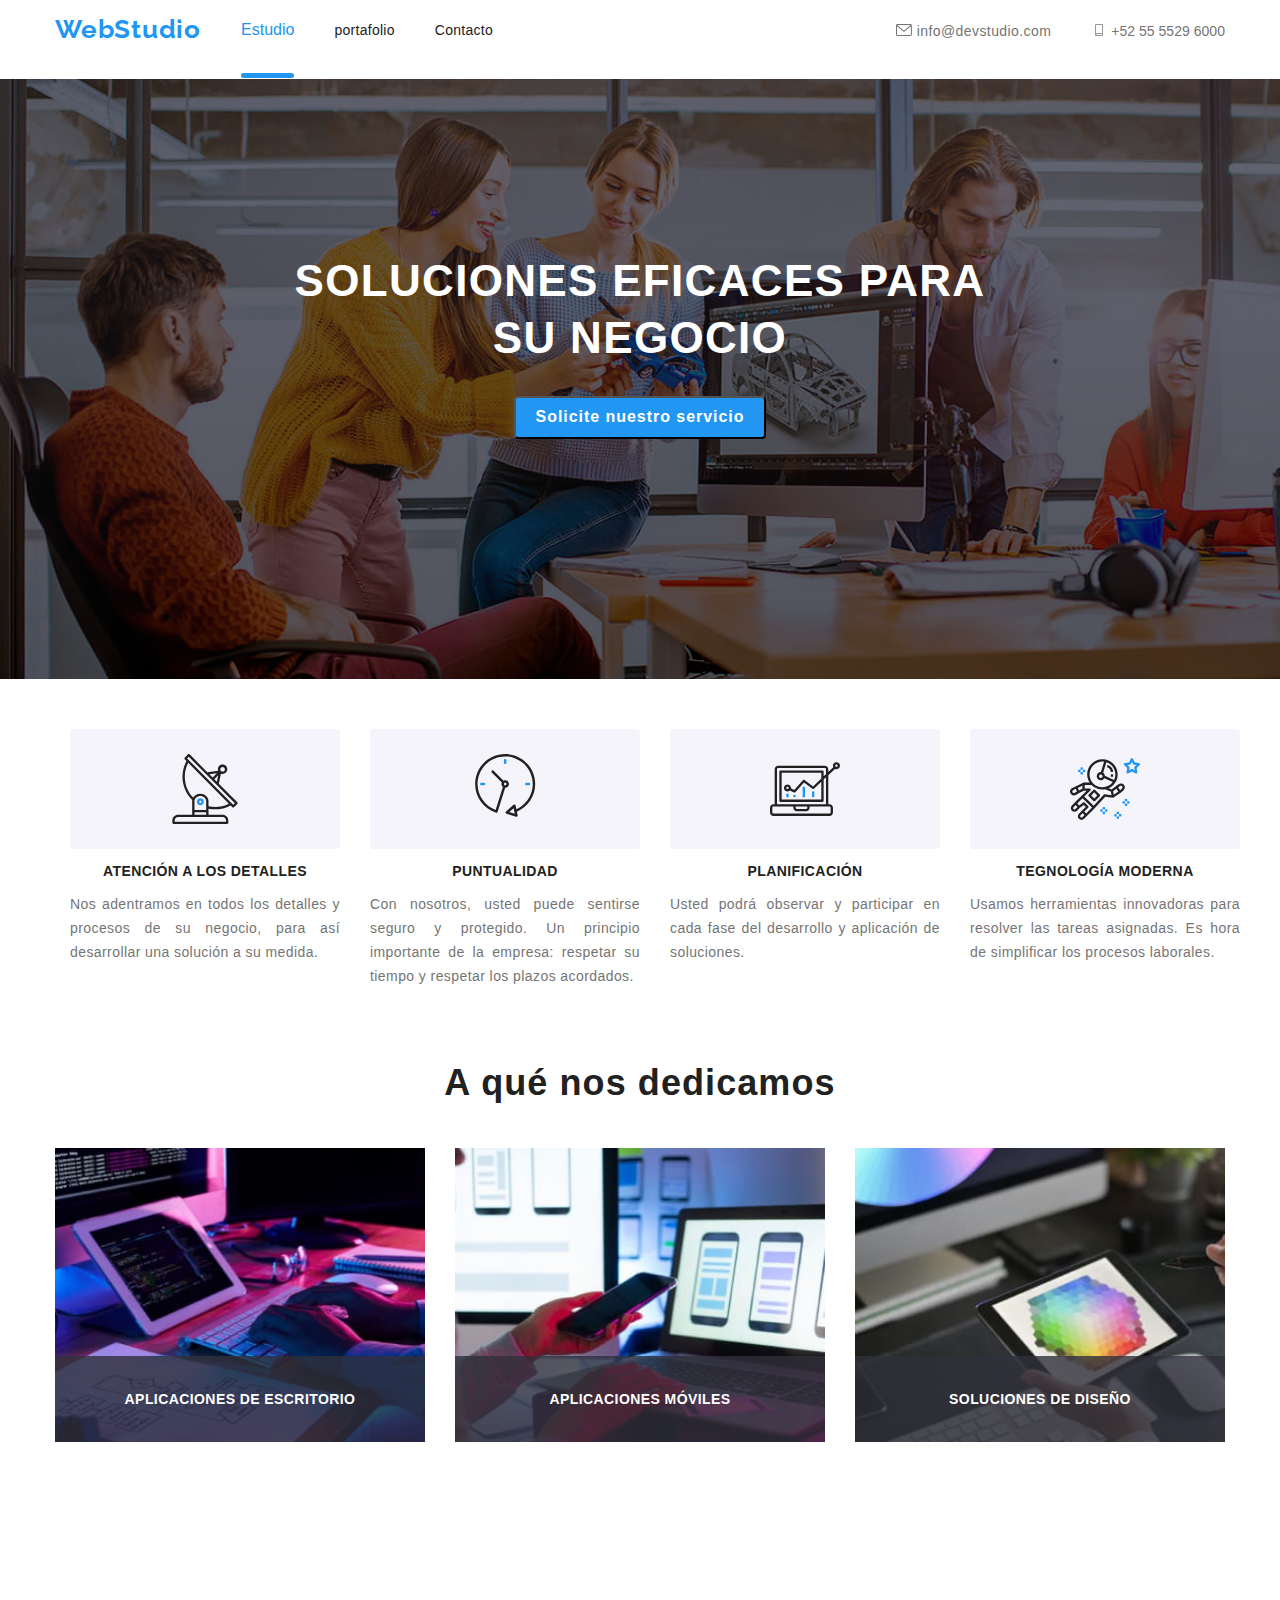
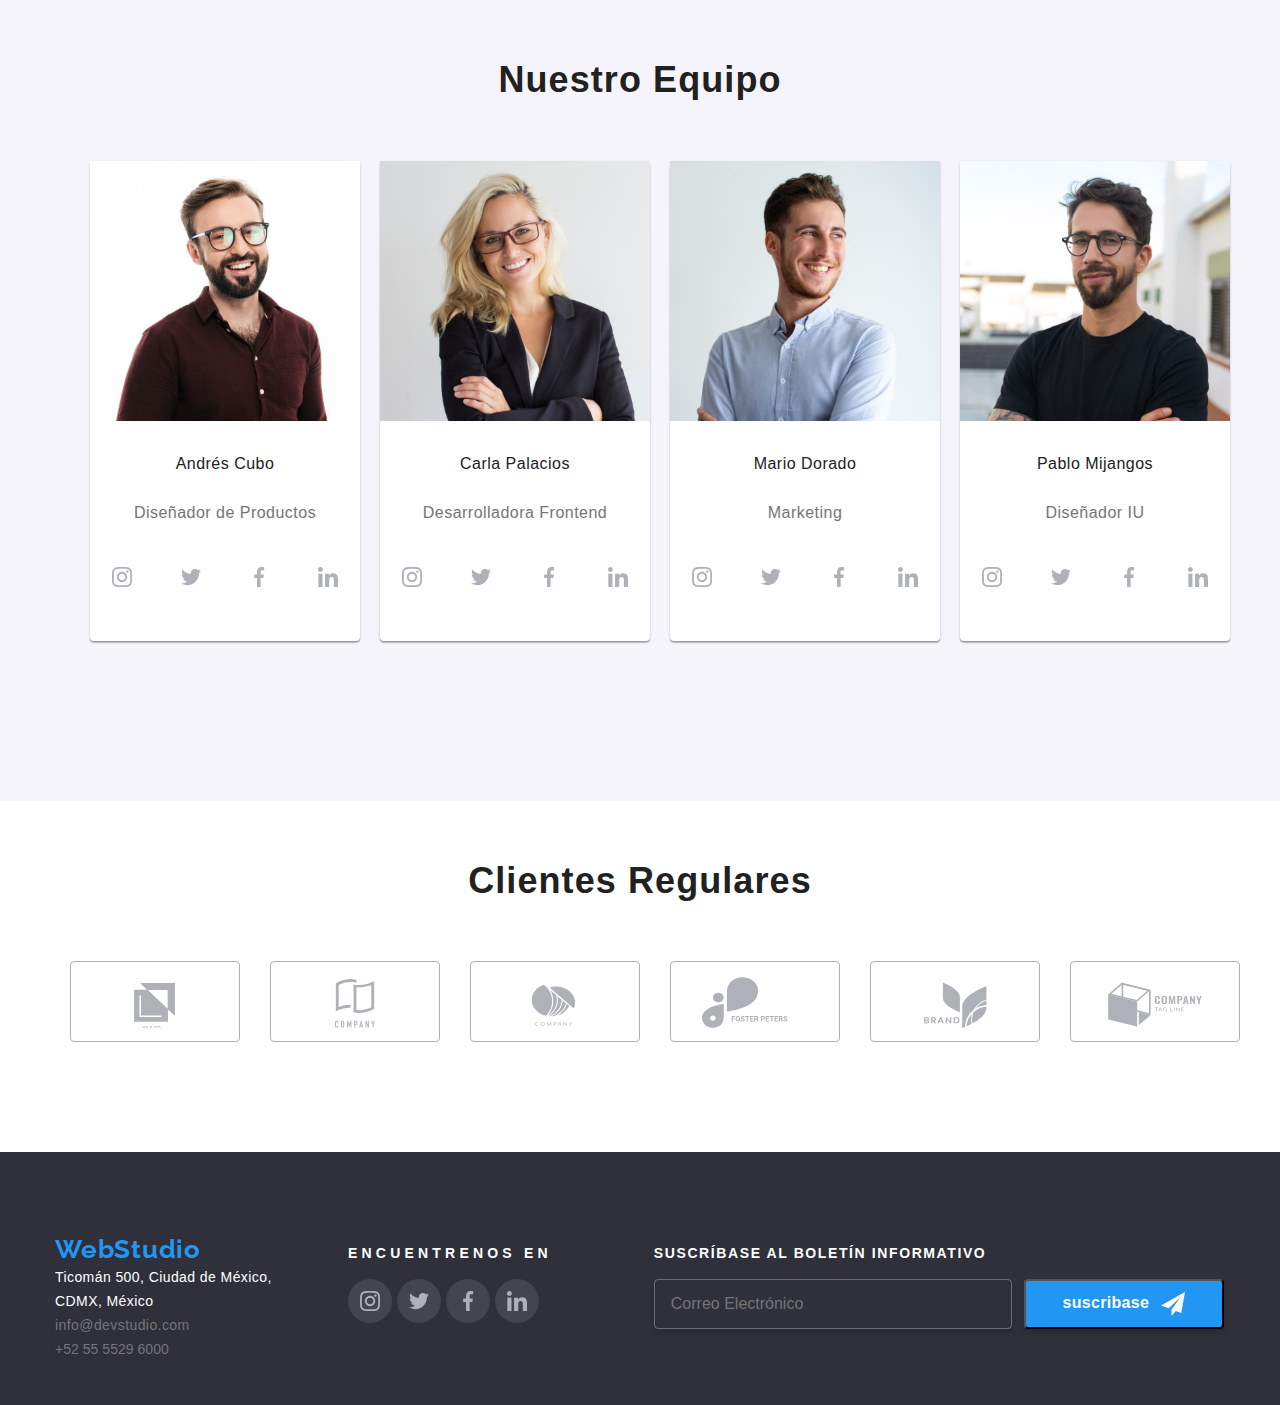
<file: index.html>
<!DOCTYPE html>
<html lang="en">

<head>
    <meta charset="UTF-8">
    <meta name="viewport" content="width=device-width, initial-scale=1.0">
    <title>WebStudio</title>
    <link rel="stylesheet"
        href="https://cdnjs.cloudflare.com/ajax/libs/modern-normalize/1.0.0/modern-normalize.min.css" />

    <!-- <link rel="stylesheet" href="./css/style.css"> -->
    <link rel="stylesheet" href="./css/main.main.css">
    <style>
    </style>
</head>

<body>
    <!-- ya esta lista -->
    <header class="header container ">
        <nav class="header__navegation-container  pv-main">
            <ul class="header__navegation-list p-0">
                <li class="header__navegation-item">
                    <a href="./index.html" class="header__btn-link ">
                        <span class="header__logo-blue"> WebStudio</span> </a>
                </li>
                <li class="header__navegation-item">
                    <a href="./index.html" class="header__menu-current "> Estudio</a>
                </li>
                <li class="header__navegation-item">
                    <a href="./portafolio.html" class="header__btn-link">portafolio</a>
                </li>
                <li class="header__navegation-item">
                    <a href="#" class="header__btn-link">Contacto</a>
                </li>
            </ul>

            <ul class="header__contact-list p-0 ">
                <li class="header__email-item">
                    <a class="header__email-item link" href="mailto:info@devstudio.com">
                        <svg width="16" height="12">
                            <use href="./images/icons/symbol-defs.svg#icon-sobre-activable" />
                        </svg>
                        info@devstudio.com</a>
                </li>
                <li class="header__tel-item">
                    <a class="header__tel-item link" href="tel:+525555296000">
                        <svg width="16" height="12">
                            <use href="./images/icons/symbol-defs.svg#icon-telfono-inteligente" />
                        </svg>
                        +52 55 5529 6000</a>
                </li>
            </ul>
        </nav>
    </header>










    <!-- ya esta lista -->
    <main>
        <section class=" presentation section ">
            <div class="container presentation__container">
                <h1 class="presentation__title">SOLUCIONES EFICACES PARA SU NEGOCIO </h1>
                <div>
                    <button data-modal-open type="button" class="presentation__button">Solicite nuestro servicio
                    </button>
                </div>
            </div>
        </section>


        <!-- esta ya esta -->
        <section class="container section">
            <ul class=" about-list list container">

                <li class="about__item">
                    <div class="about__imagenes">
                        <svg class="" width="70" height="70">
                            <use href="./images/icons/symbol-defs.svg#icon-antena" />
                        </svg>
                    </div>
                    <h3 class="about__title"> ATENCIÓN A LOS DETALLES </h3>
                    <p class="about__text"> Nos adentramos en todos los detalles y procesos de su negocio, para
                        así desarrollar una solución a su medida. </p>
                </li>



                <li class="about__item">
                    <div class="about__imagenes">
                        <svg class="" width="70" height="70">
                            <use href="./images/icons/symbol-defs.svg#icon-reloj" />
                        </svg>
                    </div>
                    <h3 class="about__title"> PUNTUALIDAD </h3>
                    <p class="about__text"> Con nosotros, usted puede sentirse seguro y protegido. Un principio
                        importante
                        de la empresa: respetar su tiempo y respetar los plazos acordados. </p>
                </li>

                <li class="about__item">
                    <div class="about__imagenes">
                        <svg class="" width="70" height="70">
                            <use href="./images/icons/symbol-defs.svg#icon-diagrama" />
                        </svg>
                    </div>
                    <h3 class="about__title"> PLANIFICACIÓN </h3>
                    <p class="about__text"> Usted podrá observar y participar en cada fase del desarrollo y
                        aplicación de soluciones. </p>
                </li>

                <li class="about__item">
                    <div class="about__imagenes">
                        <svg class="" width="70" height="70">
                            <use href="./images/icons/symbol-defs.svg#icon-astronauta" />
                        </svg>
                    </div>
                    <h3 class="about__title"> TEGNOLOGÍA MODERNA </h3>
                    <p class="about__text"> Usamos herramientas innovadoras para resolver las tareas asignadas.
                        Es hora de simplificar los procesos laborales. </p>
                </li>

            </ul>
        </section>







        <!-- esta ya esta -->
        <section class="service section">
            <div class="">
                <h2 class="service__title"> A qué nos dedicamos </h2>
                <ul class="service__list list container ">
                    <li class="service__item"> <img src="./images/a_que_nos_dedicamos_1.jpg"
                            alt="imagen de persona programando" width="370" height="294">
                        <h3 class="service__item-text">APLICACIONES DE ESCRITORIO </h3>
                    </li>
                    <li class="service__item"><img src="./images/a_que_nos_dedicamos_2.jpg"
                            alt="imagen de persona controlando" width="370" height="294">
                        <h3 class="service__item-text">APLICACIONES MÓVILES </h3>
                    </li>
                    <li class="service__item"><img src="./images/a_que_nos_dedicamos_3.jpg"
                            alt="imagen de persona diseñando" width="370" height="294">
                        <h3 class="service__item-text">SOLUCIONES DE DISEÑO </h3>
                    </li>
                </ul>
            </div>
        </section>




        <!-- esta ya -->

        <section class="our-team  section">
            <div class="">

                <h2 class="our-team__title"> Nuestro Equipo </h2>
                <ul class="our-team__list list">

                    <li class="our-team__item "><img src="./images/andres_cubo.jpg" alt="Diseñador de Productos"
                            width="270" height="260">
                        <h3 class="our-team__item-name"> Andrés Cubo </h3>
                        <p class="our-team__item-paragraph" lang="en"> Diseñador de Productos </p>

                        <ul class="our-team__list-redes list p-0">
                            <li class="our-team__item-redes">
                                <a class="our-team__link-redes" href="#">
                                    <svg class="icons" width="20" height="20">
                                        <use href="./images/icons/symbol-defs.svg#icon-instagram" />
                                    </svg>
                                </a>

                            </li>
                            <li class="our-team__item-redes">
                                <a class="our-team__link-redes" href="#">
                                    <svg width="20" height="20">
                                        <use class="icons" href="./images/icons/symbol-defs.svg#icon-twitter" />
                                    </svg>
                                </a>
                            </li>
                            <li class="our-team__item-redes">
                                <a class="our-team__link-redes" href="">
                                    <svg class="icons" width="20" height="20">
                                        <use href="./images/icons/symbol-defs.svg#icon-facebook" />
                                    </svg>
                                </a>
                            </li>
                            <li class="our-team__item-redes">
                                <a class="our-team__link-redes" href="">
                                    <svg class="icons" width="20" height="20">
                                        <use href="./images/icons/symbol-defs.svg#icon-linkedin" />
                                    </svg>
                                </a>
                            </li>
                        </ul>
                    </li>

                    <li class="our-team__item "><img src="./images/carla_palacios.jpg" alt="Desarrolladora Frontend"
                            width="270" height="260">
                        <h3 class="our-team__item-name">Carla Palacios </h3>
                        <p class="our-team__item-paragraph" lang="en"> Desarrolladora Frontend </p>
                        <ul class="our-team__list-redes  list p-0">
                            <li class="our-team__item-redes">
                                <a class="our-team__link-redes" href="#">
                                    <svg class="icons" width="20" height="20">
                                        <use href="./images/icons/symbol-defs.svg#icon-instagram" />
                                    </svg>
                                </a>
                            </li>
                            <li class="our-team__item-redes">
                                <a class="our-team__link-redes" href="#">
                                    <svg width="20" height="20">
                                        <use class="icons" href="./images/icons/symbol-defs.svg#icon-twitter" />
                                    </svg>
                                </a>
                            </li>
                            <li class="our-team__item-redes">
                                <a class="our-team__link-redes" href="">
                                    <svg class="icons" width="20" height="20">
                                        <use href="./images/icons/symbol-defs.svg#icon-facebook" />
                                    </svg>
                                </a>
                            </li>
                            <li class="our-team__item-redes">
                                <a class="our-team__link-redes" href="">
                                    <svg class="icons" width="20" height="20">
                                        <use href="./images/icons/symbol-defs.svg#icon-linkedin" />
                                    </svg>
                                </a>
                            </li>
                        </ul>
                    </li>

                    <li class="our-team__item "><img src="./images/mario_dorado.jpg" alt="Marketing" width="270"
                            height="260">
                        <h3 class="our-team__item-name"> Mario Dorado </h3>
                        <p class="our-team__item-paragraph" lang="en"> Marketing </p>
                        <ul class="our-team__list-redes list p-0">
                            <li class="our-team__item-redes">
                                <a class="our-team__link-redes" href="#">
                                    <svg class="icons" width="20" height="20">
                                        <use href="./images/icons/symbol-defs.svg#icon-instagram" />
                                    </svg>
                                </a>
                            </li>
                            <li class="our-team__item-redes">
                                <a class="our-team__link-redes" href="#">
                                    <svg width="20" height="20">
                                        <use class="icons" href="./images/icons/symbol-defs.svg#icon-twitter" />
                                    </svg>
                                </a>
                            </li>
                            <li class="our-team__item-redes">
                                <a class="our-team__link-redes" href="">
                                    <svg class="icons" width="20" height="20">
                                        <use href="./images/icons/symbol-defs.svg#icon-facebook" />
                                    </svg>
                                </a>
                            </li>
                            <li class="our-team__item-redes">
                                <a class="our-team__link-redes" href="">
                                    <svg class="icons" width="20" height="20">
                                        <use href="./images/icons/symbol-defs.svg#icon-linkedin" />
                                    </svg>
                                </a>
                            </li>
                        </ul>
                    </li>

                    <li class="our-team__item "><img src="./images/pablo_mijangos.jpg" alt="Diseñador IU " width="270"
                            height="260">
                        <div>
                            <h3 class="our-team__item-name"> Pablo Mijangos </h3>
                            <p class="our-team__item-paragraph" lang="en"> Diseñador IU </p>
                        </div>
                        <ul class="our-team__list-redes list p-0">
                            <li class="our-team__item-redes">
                                <a class="our-team__link-redes" href="#">
                                    <svg class="icons" width="20" height="20">
                                        <use href="./images/icons/symbol-defs.svg#icon-instagram" />
                                    </svg>
                                </a>
                            </li>
                            <li class="our-team__item-redes">
                                <a class="our-team__link-redes" href="#">
                                    <svg width="20" height="20">
                                        <use class="icons" href="./images/icons/symbol-defs.svg#icon-twitter" />
                                    </svg>
                                </a>
                            </li>
                            <li class="our-team__item-redes">
                                <a class="our-team__link-redes" href="">
                                    <svg class="icons" width="20" height="20">
                                        <use href="./images/icons/symbol-defs.svg#icon-facebook" />
                                    </svg>
                                </a>
                            </li>
                            <li class="our-team__item-redes">
                                <a class="our-team__link-redes" href="">
                                    <svg class="icons" width="20" height="20">
                                        <use href="./images/icons/symbol-defs.svg#icon-linkedin" />
                                    </svg>
                                </a>
                            </li>
                        </ul>
                    </li>
                </ul>
            </div>
        </section>







        <!-- esta ya -->
        <section class="container customer__section ">
            <h3 class="customer__title "> Clientes Regulares </h3>


            <ul class="customer__list">
                <li class="costumer__item">
                    <a class="customer__link" href="#">
                        <svg class="customer__svg" width="106" height="52.83">
                            <use href="./images/icons/symbol-defs.svg#icon-Logo" />
                        </svg>
                    </a>

                </li>

                <li>

                    <a class="customer__link" href="#">
                        <svg width=" 106" height="52.83">
                            <use class="customer__svg" href="./images/icons/symbol-defs.svg#icon-Logo-1" />
                        </svg>
                    </a>
                </li>

                <li>
                    <a class="customer__link" href="#">
                        <svg class="customer__svg" width="106" height="52.83">
                            <use href="./images/icons/symbol-defs.svg#icon-Logo-2" />
                        </svg>
                    </a>

                </li>

                <li>
                    <a class="customer__link" href="#">
                        <svg class="customer__svg" width="106" height="52.83">
                            <use href="./images/icons/symbol-defs.svg#icon-vectorial" />
                        </svg>
                    </a>
                </li>

                <li>

                    <a class="customer__link" href="#">
                        <svg class="customer__svg" width="106" height="52.83">
                            <use href="./images/icons/symbol-defs.svg#icon-Logo-3" />
                        </svg>
                    </a>
                </li>

                <li>
                    <a class="customer__link" href="#">
                        <svg width="106" height="52.83">
                            <use class="customer__svg" href="./images/icons/symbol-defs.svg#icon-Logo-4" />
                        </svg>
                    </a>
                </li>

            </ul>

        </section>
    </main>













    <footer class="footer__container">
        <div class="footer__directions container ">
            <address class="footer__address">
                <!-- ya esta -->
                <ul class="footer__link-list">
                    <a class="header__logo-blue" href=" /WebStudio">WebStudio</a>
                    <li class="footer__link-item">
                        <a class="footer__location" href="https://goo.gl/maps/HomvihWpD9i1VPjd6"> Ticomán 500,
                            Ciudad de México, CDMX, México </a>
                    </li>
                    <li class="footer__link-item">
                        <a class="footer__email" href="mailto:info@devstudio.com">info@devstudio.com</a>
                    </li>
                    <li class="footer__link-item">
                        <a class="footer__tel" href="tel:+525555296000">+52 55 5529 6000</a>
                    </li>
                </ul>

                <!-- ya esta -->
                <ul class="footer__list-network list p-0">

                    <h3 class="footer__caption"> ENCUENTRENOS EN </h3>
                    <li class="footer__network-item">
                        <a class="footer__web" href="#">
                            <svg class="icons" width="20" height="20">
                                <use href="./images/icons/symbol-defs.svg#icon-instagram" />
                            </svg>
                        </a>
                    </li>

                    <li class="footer__network-item">
                        <a class="footer__web" href="#">
                            <svg class="icons" width="20" height="20">
                                <use href="./images/icons/symbol-defs.svg#icon-twitter" />
                            </svg>
                        </a>
                    </li>

                    <li class="footer__network-item">
                        <a class="footer__web" href="#">
                            <svg class="icons" width="20" height="20">
                                <use href="./images/icons/symbol-defs.svg#icon-facebook" />
                            </svg>
                        </a>
                    </li>

                    <li class="footer__network-item">
                        <a class="footer__web" href="#">
                            <svg class="icons" width="20" height="20">
                                <use href="./images/icons/symbol-defs.svg#icon-linkedin" />
                            </svg>
                        </a>
                    </li>

                </ul>

                <ul class="footer__informstion-list">
                    <li class="footer__information-item">
                        <h3 class="footer__title"> SUSCRÍBASE al boletín informativo </h3>
                    </li>
                    <li class="footer__information-item">
                        <form class="suscribirse-from" name="suscribirse-from" action="">
                            <label for="email">
                                <input type="email" id="email" class="suscribirse-email"
                                    placeholder="Correo Electrónico" />
                            </label>
                            <button type="submit" class="suscribe-btn">
                                suscribase
                                <svg class="svg-subscribe-form" width="24" height="24">
                                    <use href="./images/icons/symbol-defs.svg#icon-enviar-cono " />
                                </svg>
                            </button>
                        </form>
                    </li>
                </ul>
            </address>
        </div>
    </footer>

    <div class="backdrop is-hidden" data-modal>
        <form>
            <div class="modal">
                <button data-modal-close class="modal__button" type="button">
                    <svg class="icon-close" width="11" height="11">
                        <use href="./images/icons/symbol-defs.svg#icon-close-btn" />
                    </svg>
                </button>


                <div class="forms">
                    <form class="form">
                        <h3 class="modal__backen">Deje sus datos, nos contactaremos con usted</h3>
                        <div class="form-field">
                            <label class="modal__form-label" for="input-name"> nombre</label>
                            <div class="modal__form-input">
                                <input class="modal__for-name" type="text" id="name">
                                <svg class="modal__for-svg " width="18" height="18">
                                    <use href="./images/icons/symbol-defs.svg#icon-persona" />
                                </svg>
                            </div>
                        </div>
                    </form>
                </div>

                <div class="form-field">
                    <label class="modal__form-label" for="input-tel"> telefono</label>
                    <div class="modal__form-input">
                        <input class="modal__for-name" type="text" id="input-tel" />
                        <svg class="modal__for-svg " width="18" height="18">
                            <use href="./images/icons/symbol-defs.svg#icon-telefono" />
                        </svg>
                    </div>
                </div>

                <div class="form-field">
                    <label class="modal__form-label" for="input-email">E-email</label>
                    <div class="modal__form-input">
                        <input class="modal__for-name" type="text" id="input-email" />
                        <svg class="modal__for-svg " width="18px" height="18px">
                            <use href="./images/icons/symbol-defs.svg#icon-correo-electrnico" />
                        </svg>
                    </div>
                </div>

                <div class="form-field">
                    <label class="modal__form-label" for="input-name">Comentarios
                        <textarea class="modal__commit" type="text" placeholder="Introduzca el texto"
                            id="name"></textarea>
                    </label>
                </div>
                <div class="checkbox-field">
                    <label class="modal__check">

                        <input hidden class="checkbox is-hidden" type="checkbox">
                        <svg class="checkbox-unchecked" width="16px" height="15px">
                            <use href="./images/icons/symbol-defs.svg#icon-Vector"></use>
                        </svg>
                        <svg class="checkbox-checked" width="16px" height="15">
                            <use href="./images/icons/symbol-defs.svg#icon-cono-revisado"></use>
                        </svg>
                        <p class="modal__text">
                            de acuerdo con el boletín informativo y acepto los Términos y Condiciones
                        </p>
                    </label>
                </div>

                <div class="form__buttom">
                    <button class="buttom_input" type="submit">Enviar
                        <svg class="svg-button-form" width="200px" height="50px">
                            <use href="./images/icons/symbol-defs.svg#icon Btn " />
                        </svg>
                    </button>
                </div>
            </div>
        </form>
    </div>
    <script src="./js/modal.js"></script>
</body>

</html>
</file>
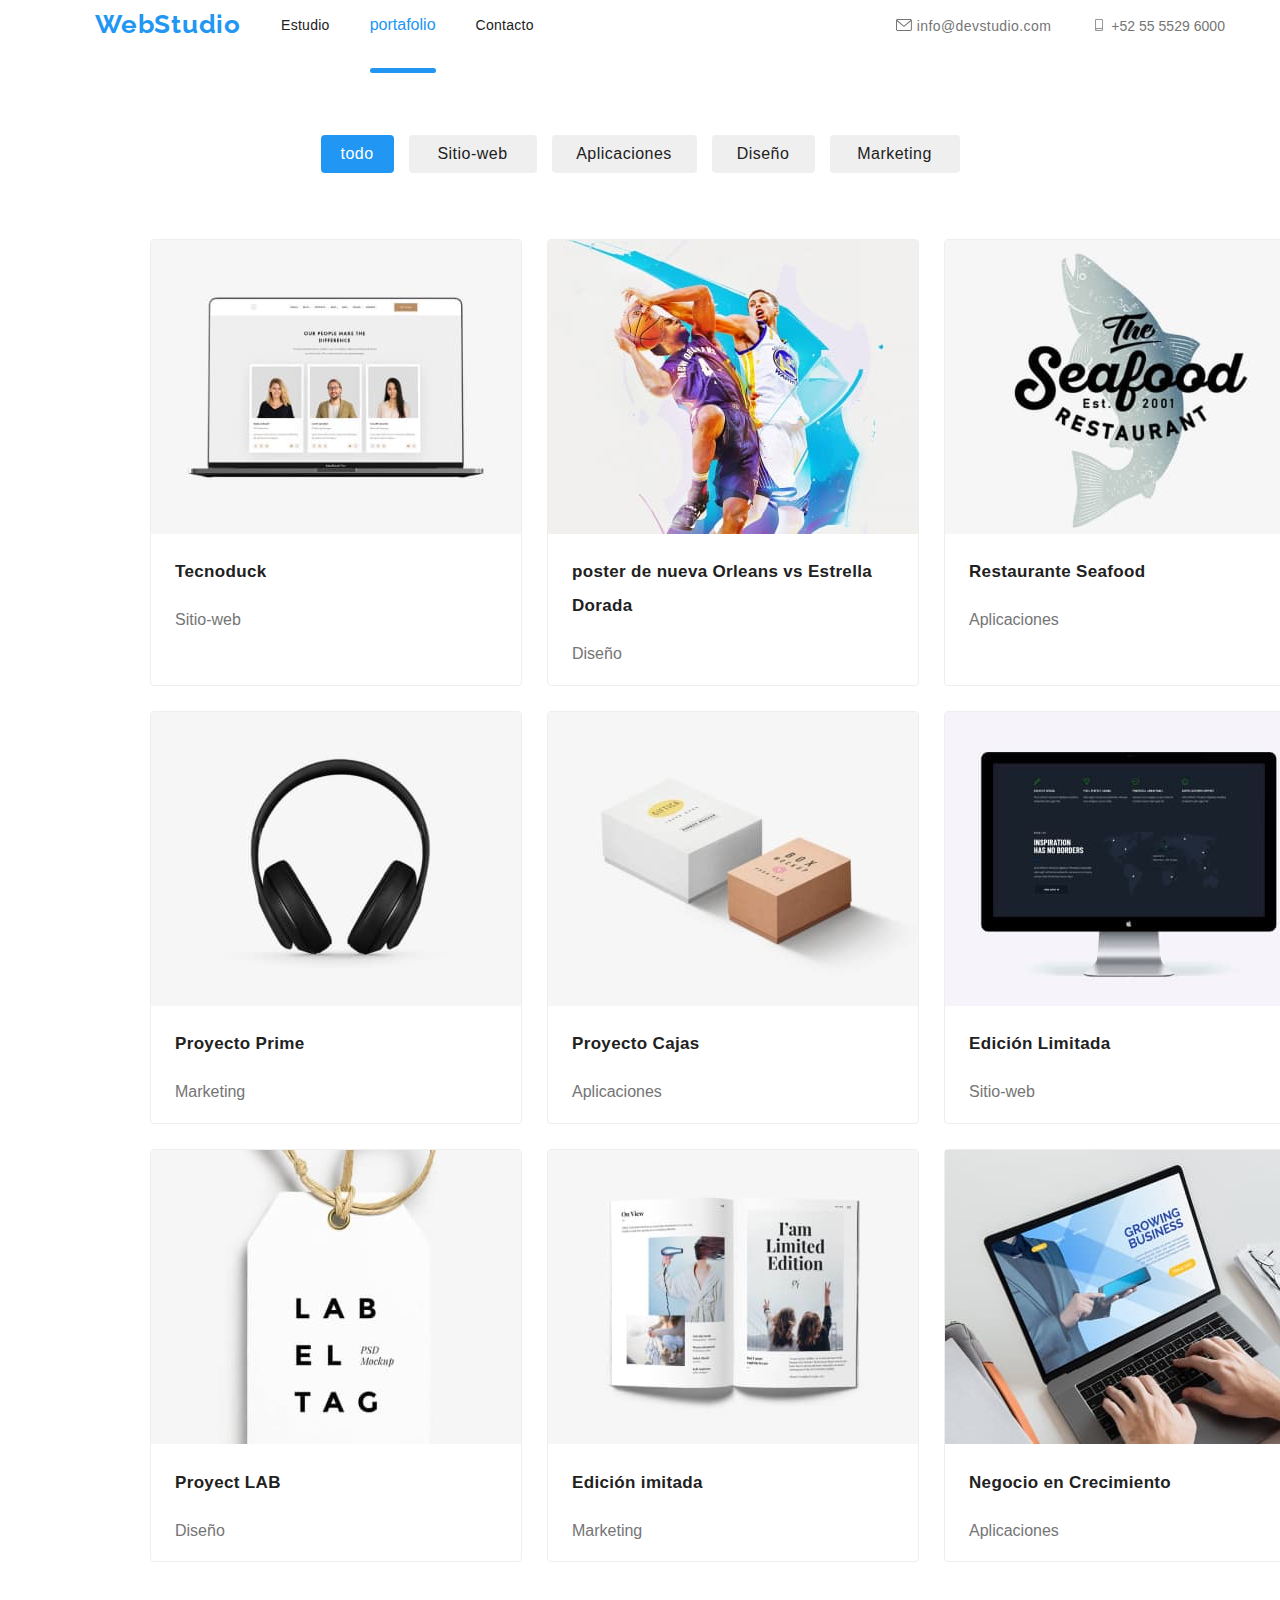
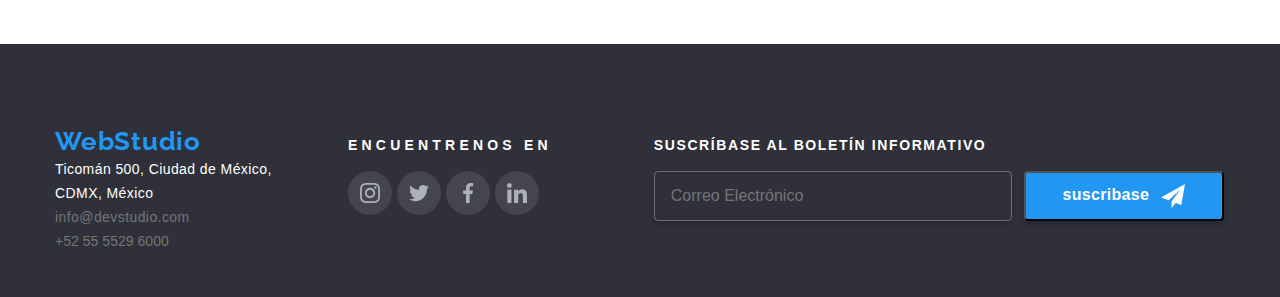
<file: portafolio.html>
<!DOCTYPE html>
<html lang="en">

<head>
    <meta charset="UTF-8">
    <meta name="viewport" content="width=device-width, initial-scale=1.0">
    <link rel="stylesheet"
        href="https://cdnjs.cloudflare.com/ajax/libs/modern-normalize/1.0.0/modern-normalize.min.css">
    <!-- <link rel="stylesheet" href="./css/style.css"> -->
    <link rel="stylesheet" href="./css/main.main.css">
    <title>portafolio</title>

</head>

<body>

    <header class="header container  ">

        <nav class="header__navegation-container">
            <ul class="header__navegation-list list  p-0t">

                <li class="header__navegation-item">
                    <a href="./portafolio.html" class="header__btn-link ">
                        <span class="header__logo-blue"> WebStudio</span>
                    </a>
                </li>
                <li class="header__navegation-item">
                    <a href="./index.html" class="header__btn-link"> Estudio</a>
                </li>

                <li class="header__navegation-item">
                    <a href="./portafolio.html" class="header__menu-current">portafolio</a>
                </li>
                <li class="header__navegation-item">
                    <a href="#" class="header__btn-link">Contacto</a>
                </li>
            </ul>
            <!-- ya esta -->
            <ul class="header__contact-list p-0 ">
                <li class="header__email-item">
                    <a class="header__email-item link" href="mailto:info@devstudio.com">
                        <svg class="icon email" width="16" height="12">
                            <use href="./images/icons/symbol-defs.svg#icon-sobre-activable" />
                        </svg>
                        info@devstudio.com</a>
                </li>



                <li class="header__tel-item">
                    <a class="header__tel-item link" href="tel:+525555296000">

                        <svg class="icon email" width="16" height="12">
                            <use href="./images/icons/symbol-defs.svg#icon-telfono-inteligente" />
                        </svg>

                        +52 55 5529 6000</a>
                </li>
            </ul>
        </nav>

        <!-- ya esta -->
        <div class="container__fiter-button">
            <ul class="fiter__button-list">

                <li class="fiter__button-item">
                    <button type="button" class="fiter-button"> todo</button>
                </li>
                <li class="fiter__button-item">
                    <button type="button" class="fiter-buttonw"> Sitio-web </button>
                </li>
                <li class="fiter__button-item">
                    <button type="button" class="fiter-buttona"> Aplicaciones </button>
                </li>
                <li class="fiter__button-item">
                    <button type="button" class="fiter-buttond"> Diseño</button>
                </li>
                <li class="fiter__button-item">
                    <button type="button" class="fiter-buttonm"> Marketing </button>
                </li>
            </ul>
        </div>
    </header>




    <!-- esta ya esta -->

    <main>
        <section class="card section">
            <div class="container__card">
                <ul class=" container card__list ">
                    <li class="card__item">
                        <div class="card__image">
                            <img src="./images/Tecnoduck_4.jpg" alt="Sitio-web" width="370" height="294" />
                            <p class="card__information">
                                Tecnoduck es una plataforma de distribución de coronavirus de última generación.
                                Las compañías usan esta plataforma para el espionaje digital y los ataques a los
                                servidores seguros de la competencia.
                            </p>
                        </div>
                        <div class="card__text">
                            <h3 class=" card__title"> Tecnoduck </h3>
                            <p class="card__subtitle"> Sitio-web </p>
                        </div>
                    </li>

                    <li class="card__item ">
                        <div class="card__image">
                            <img src="./images/Póster_de_Nueva Orleans_vs_Estrella Dorada.jpg" alt="Diseño" width="370"
                                height="294" />
                            <p class=" card__information">
                                Tecnoduck es una plataforma de distribución de coronavirus de última generación.
                                Las compañías usan esta plataforma para el espionaje digital y los ataques a los
                                servidores seguros de la competencia.
                            </p>
                        </div>
                        <div class="card__text">
                            <h3 class="card__title">poster de nueva Orleans vs Estrella Dorada</h3>
                            <p class="card__subtitle">Diseño</p>
                        </div>
                    </li>

                    <li class="card__item ">
                        <div class="card__image">
                            <img src="./images/Restaurante_Seafood.jpg" alt="Aplicaciones" width="370" height="294" />
                            <p class="card__information">
                                Tecnoduck es una plataforma de distribución de coronavirus de última generación.
                                Las compañías usan esta plataforma para el espionaje digital y los ataques a los
                                servidores seguros de la competencia.
                            </p>
                        </div>
                        <div class="card__text">
                            <h3 class="card__title">Restaurante Seafood</h3>
                            <p class="card__subtitle">Aplicaciones</p>
                        </div>
                    </li>

                    <li class="card__item ">
                        <div class="card__image">
                            <img src="./images/Proyecto_Prime.jpg" alt="Marketing" width="370" height="294" />
                            <p class="card__information">
                                Tecnoduck es una plataforma de distribución de coronavirus de última generación.
                                Las compañías usan esta plataforma para el espionaje digital y los ataques a los
                                servidores seguros de la competencia.
                            </p>
                        </div>
                        <div class="card__text">
                            <h3 class="card__title">Proyecto Prime</h3>
                            <p class="card__subtitle">Marketing</p>
                        </div>
                    </li>

                    <li class="card__item ">
                        <div class="card__image">
                            <img src="./images/Proyecto_Cajas.jpg" alt="Aplicaciones" width="370" height="294" />
                            <p class="card__information">
                                Tecnoduck es una plataforma de distribución de coronavirus de última generación.
                                Las compañías usan esta plataforma para el espionaje digital y los ataques a los
                                servidores seguros de la competencia.
                            </p>
                        </div>
                        <div class="card__text">
                            <h3 class="card__title">Proyecto Cajas</h3>
                            <p class="card__subtitle">Aplicaciones</p>
                        </div>
                    </li>

                    <li class="card__item ">
                        <div class="card__image">
                            <img src="./images/La_inspiración_no_tiene_límites.jpg" alt="Sitio-web" width="370"
                                height="294" />
                            <p class="card__information">
                                Tecnoduck es una plataforma de distribución de coronavirus de última generación.
                                Las compañías usan esta plataforma para el espionaje digital y los ataques a los
                                servidores seguros de la competencia.
                            </p>
                        </div>
                        <div class="card__text">
                            <h3 class="card__title">Edición Limitada</h3>
                            <p class="card__subtitle">Sitio-web</p>
                        </div>
                    </li>

                    <li class="card__item ">
                        <div class="card__image">
                            <img src="./images/Proyect_LAB.jpg" alt="Diseño" width="370" height="294" />
                            <p class="card__information">
                                Tecnoduck es una plataforma de distribución de coronavirus de última generación.
                                Las compañías usan esta plataforma para el espionaje digital y los ataques a los
                                servidores seguros de la competencia.
                            </p>
                        </div>
                        <div class="card__text">
                            <h3 class="card__title">Proyect LAB</h3>
                            <p class="card__subtitle">Diseño</p>
                        </div>
                    </li>

                    <li class="card__item ">
                        <div class="card__image">
                            <img src="./images/Edición_Limitada.jpg" alt="Marketing" width="370" height="294" />
                            <p class="card__information">
                                Tecnoduck es una plataforma de distribución de coronavirus de última generación.
                                Las compañías usan esta plataforma para el espionaje digital y los ataques a los
                                servidores seguros de la competencia.
                            </p>
                        </div>
                        <div class="card__text">
                            <h3 class="card__title">Edición imitada</h3>
                            <p class="card__subtitle">Marketing</p>
                        </div>
                    </li>

                    <li class="card__item ">
                        <div class="card__image">
                            <img src="./images/Negocio_en_Crecimiento.jpg" alt="Aplicaciones" width="370"
                                height="294" />
                            <p class="card__information">
                                Tecnoduck es una plataforma de distribución de coronavirus de última generación.
                                Las compañías usan esta plataforma para el espionaje digital y los ataques a los
                                servidores seguros de la competencia.
                            </p>
                        </div>
                        <div class="card__text">
                            <h3 class="card__title">Negocio en Crecimiento</h3>
                            <p class="card__subtitle">Aplicaciones</p>
                        </div>
                    </li>
                </ul>

            </div>

        </section>

    </main>
    <!-- ya esta -->
    <footer class="footer__container">
        <div class=" footer__directions container">
            <address class="footer__address">
                <!-- ya esta -->
                <ul class="footer__link-list">
                    <a class="header__logo-blue" href=" /WebStudio">WebStudio</a>
                    <li class="footer__link-item">
                        <a class="footer__location" href="https://goo.gl/maps/HomvihWpD9i1VPjd6"> Ticomán 500,
                            Ciudad de México, CDMX, México </a>
                    </li>
                    <li class="footer__link-item">
                        <a class="footer__email" href="mailto:info@devstudio.com">info@devstudio.com</a>
                    </li>
                    <li class="footer__link-item">
                        <a class="footer__tel" href="tel:+525555296000">+52 55 5529 6000</a>
                    </li>
                </ul>
                <!-- ya esta -->
                <ul class="footer__list-network list p-0">
                    <h3 class="footer__caption"> ENCUENTRENOS EN </h3>
                    <li class="footer__network-item">
                        <a class="footer__web" href="#">
                            <svg class="icons" width="20" height="20">
                                <use href="./images/icons/symbol-defs.svg#icon-instagram" />
                            </svg>
                        </a>
                    </li>

                    <li class="footer__network-item">
                        <a class="footer__web" href="#">
                            <svg class="icons" width="20" height="20">
                                <use href="./images/icons/symbol-defs.svg#icon-twitter" />
                            </svg>
                        </a>
                    </li>
                    <li class="footer__network-item">
                        <a class="footer__web" href="#">
                            <svg class="icons" width="20" height="20">
                                <use href="./images/icons/symbol-defs.svg#icon-facebook" />
                            </svg>
                        </a>
                    </li>
                    <li class="footer__network-item">
                        <a class="footer__web" href="#">
                            <svg class="icons" width="20" height="20">
                                <use href="./images/icons/symbol-defs.svg#icon-linkedin" />
                            </svg>
                        </a>
                    </li>
                    </li>

                </ul>


                <ul class="footer__informstion-list">
                    <li class="footer__information-item">
                        <h3 class="footer__title"> SUSCRÍBASE al boletín informativo </h3>
                    </li>
                    <li class="footer__information-item">
                        <form class="suscribirse-from" name="suscribirse-from" action="">

                            <label for="email">
                                <input type="email" id="email" class="suscribirse-email"
                                    placeholder="Correo Electrónico" />

                            </label>
                            <button type="submit" class="suscribe-btn">
                                suscribase
                                <svg class="svg-subscribe-form" width="24" height="24">
                                    <use href="./images/icons/symbol-defs.svg#icon-enviar-cono "></use>
                                </svg>
                            </button>
                        </form>

                    </li>
                </ul>
            </address>
        </div>
    </footer>
</body>

</html>
</file>
<file: css/style.css>
@import url('https://fonts.googleapis.com/css2?family=Raleway:wght@700&display=swap');

* {

    text-decoration: none;
    list-style: none;
    box-sizing: border-box;
}

:root {
    --blue: #2196F3;
    --black: #212121;
    --grey: #757575;
    --detail-color: rgb(255, 255, 255);
    --var-color-fondo-hover-focus: #2196F3;
    --var--var-colo-text-hover-focus: #FFF;
    --cubic-bezier-animation: cubic-bezier(0.4, 0, 0.2, 1);
    --time-animation: 250ms;
    --white: rgb(255, 255, 255);
    --blue: #2196f3;
    --black: #212121;
    --blue-text: rgb(33, 150, 243, 1);
    --card: rgb(33, 150, 243, 0.9);
    --dominant-color: rgb(33, 33, 33, 1);
    --white-font: rgb(255, 255, 255, 1);
    --background-title: rgb(47, 48, 58, 1);
    --background-sub-title: rgb(47, 48, 58, 0.8);
    --paragraph-color: rgb(117, 117, 117, 1);
    --second-background: rgba(245, 244, 250, 1);
    --border-icon: rgba(175, 177, 184, 1);

}

body {
    font-family: 'Roboto', sans-serif;
    background-color: white;
    color: #000;
}

svg {
    fill: currentcolor;
}

.container {
    width: 1200px;
    padding: 0 15px;
    margin: auto;
}

.header__logo-blue {
    color: var(--blue);
    text-align: right;
    font-family: 'Raleway';
    font-size: 26px;
    font-style: normal;
    font-weight: 700;
    letter-spacing: 0.03em;
    cursor: pointer;
}

.header__btn-link {
    color: rgba(33, 33, 33, 1);
    font-family: 'Roboto', sans-serif;
    font-size: 14px;
    font-weight: 500;
    line-height: 1.17em;
    letter-spacing: 0.02em;
    text-align: left;
    cursor: pointer;
    transition: 250ms var(--cubic-bezier-animation);
}

.header__btn-link:hover,
.header__btn-link:focus {
    color: var(--blue);
    outline: none;
}

.header__menu-current::after {
    content: "";
    position: relative;
    display: inline-block;
    width: 100%;
    height: 5px;
    bottom: -25px;
    background-color: var(--blue);
    border-radius: 4px;
}

.header__email-item {
    font-family: 'Roboto', sans-serif;
    color: #757575;
    font-size: 14px;
    font-style: normal;
    font-weight: 500;
    line-height: 1.17em;
    letter-spacing: 0.03em;
    cursor: pointer;
    transition: 250ms var(--cubic-bezier-animation);
}

.header__email-item:hover,
.header__email-item:focus,
.header__tel-item:hover,
.header__tel-item:focus {
    color: var(--blue);
}

.header__tel-item {
    color: #757575;
    font-family: 'Roboto', sans-serif;
    font-size: 14px;
    font-style: normal;
    font-weight: 500;
    line-height: 1.17em;
    letter-spacing: 0.03px;
    cursor: pointer;
    transition: 250ms var(--cubic-bezier-animation);
}

/*     estilos del header menu principal web studio */


.header__navegation-container {
    display: flex;
    justify-content: space-between;
}

.header__navegation-list {
    display: flex;
    column-gap: 80px;
    justify-content: center;
    align-content: center;
    /* padding: 25px; */
}

.header__contact-list {
    display: flex;
    column-gap: 40px;
    justify-content: center;
    align-items: center;
    margin-top: 0px;
}

.header__menu-current {
    color: var(--blue);
}

/*-------- presentation--------- */

.presentation {
    background-color: var(--black);
    font-family: 'Roboto', sans-serif;
    color: var(--white);
    line-height: 1.8em;
    height: 600px;
    font-size: 16px;
    font-style: normal;
    font-weight: 700;
    letter-spacing: 0.03em;
    padding-top: 50px;
    background-image: linear-gradient(to bottom,
            rgba(47, 48, 58, 0.4),
            rgba(0, 0, 0, 0.4)), url(../images/soluciones\ eficases.jpg);
}


.presentation__container {
    display: flex;
    flex-direction: column;
    width: 945px;
    align-items: center;
    padding: 94px;
}

.presentation__title {
    font-family: 'Roboto', sans-serif;
    color: var(--white);
    line-height: 1.3em;
    font-size: 44px;
    font-style: normal;
    font-weight: 900;
    letter-spacing: 0.03em;
    text-transform: uppercase;
    text-align: center;
}

.presentation__button {
    background-color: var(--blue);
    color: var(--white);
    cursor: pointer;
    font-size: 16px;
    line-height: 1.18em;
    font-family: 'Roboto', sans-serif;
    font-weight: 700;
    letter-spacing: 0.06em;
    padding: 10px 20px;
    border-radius: 4px;
}

/* ------about------ */


.about__title {
    color: #212121;
    font-family: 'Roboto', sans-serif;
    font-size: 14px;
    font-style: normal;
    font-weight: 700;
    line-height: 1.17em;
    letter-spacing: 0.03em;
    text-transform: uppercase;
    text-align: center;
}

.about__text {
    color: #757575;
    font-family: 'Roboto', sans-serif;
    font-size: 14px;
    font-style: normal;
    font-weight: 400;
    line-height: 1.71em;
    letter-spacing: 0.03em;
    text-align: justify;
}

.about-list {
    display: flex;
    gap: 30px;
    padding-top: 50px;
}

.about__imagenes {
    width: 270px;
    height: 120px;
    background-color: rgba(245, 244, 250, 1);
    border-radius: 4px;
    display: flex;
    justify-content: center;
    align-items: center;
    transition: fill 250ms var(--cubic-bezier-animation);
}

.about__imagenes:hover {
    fill: var(--blue);
}

.about__item:focus {
    color: var(--blue);
}

/* ------service------- */

.service {
    display: flex;
    justify-content: center;
    gap: 20px;
    padding-bottom: 50px;
}

.service__title {
    color: #212121;
    margin: auto;
    font-family: 'Roboto', sans-serif;
    font-size: 36px;
    font-weight: 700;
    line-height: 1.16em;
    letter-spacing: 0.03em;
    text-align: center;
    padding-bottom: 44px;
    padding-top: 59px;
}

.service__list {
    display: flex;
    gap: 30px;
    justify-content: center;
    padding-bottom: 94px;
}

.service__item {
    position: relative;
    padding-bottom: 10px;
}

.service__item-text {
    position: absolute;
    display: flex;
    align-items: center;
    justify-content: center;
    font-family: 'Roboto', sans-serif;
    background-color: rgba(47, 48, 58, 0.80);
    color: #FFF;
    font-weight: 700;
    font-size: 14px;
    text-align: center;
    font-style: normal;
    line-height: normal;
    letter-spacing: 0.42px;
    text-transform: uppercase;
    width: 100%;
    height: 28%;
    bottom: 0px;
}

/* -------our----- */

.our-team {
    background: #F5F4FA;
    display: flex;
    justify-content: center;
    padding-bottom: 50px;
    text-align: center;
}

.our-team__title {
    color: #212121;
    margin: auto;
    font-family: 'Roboto', sans-serif;
    font-size: 36px;
    font-weight: 700;
    line-height: 1.16em;
    letter-spacing: 0.03em;
    text-align: center;
    padding-bottom: 44px;
    padding-top: 59px;
}

.our-team__list {
    display: flex;
    gap: 20px;
    justify-content: center;
    padding-bottom: 94px;
}

.our-team__item {
    background-color: white;
    border-radius: 4px;
    box-shadow: 0px 2px 1px 0px rgba(0 0 0 / 0.2),
        0px 1px 1px 0px rgba(0 0 0 / 0.14),
        0px 1px 3px 0px rgba(0 0 0 / 0.12);
}

.our-team__item-name {
    color: #212121;
    font-family: 'Roboto', sans-serif;
    font-size: 16px;
    font-style: normal;
    font-weight: 500;
    line-height: 1.17em;
    letter-spacing: 0.03em;
    margin: 0;
    display: flex;
    justify-content: center;
    align-items: center;
    flex-direction: column;
    padding: 30px;
}

.our-team__item-paragraph {
    color: #757575;
    font-family: 'Roboto', sans-serif;
    font-size: 16px;
    font-style: normal;
    font-weight: 400;
    line-height: 1.17em;
    letter-spacing: 0.03em;
    margin-top: 0px;
    display: flex;
    justify-content: center;
    align-items: center;
    flex-direction: column;
    margin-top: 0px;
}

.our-team__item-redes {
    display: inline-flex;
    justify-content: center;
    padding-top: 16px;
    padding-bottom: 42px;
    padding-left: 10px;
    padding-right: 10px;
}

.our-team__link-redes {
    background-color: rgb(255, 255, 255);
    border-radius: 50%;
    width: 44px;
    height: 44px;
    display: flex;
    justify-content: center;
    align-items: center;
    color: rgba(175, 177, 184, 1);
    outline: none;
    transition: color 250ms var(--cubic-bezier-animation),
        background-color 250ms var(--cubic-bezier-animation);
}

.footer__web:hover,
.footer__web:focus,
.our-team__link-redes:hover,
.our-team__link-redes:focus {
    background-color: var(--blue);
    color: var(--detail-color);
}

/* ---------customer------- */

.customer__section {
    padding-bottom: 94px;
}

.customer__title {
    color: #212121;
    margin: auto;
    font-family: 'Roboto', sans-serif;
    font-size: 36px;
    font-weight: 700;
    line-height: 1.16em;
    letter-spacing: 0.03em;
    text-align: center;
    padding-bottom: 44px;
    padding-top: 59px;
}

.customer__list {
    display: flex;
    gap: 30px;
    padding-left: 15px;
}


.customer__link {
    display: flex;
    justify-content: center;
    align-items: center;
    width: 170px;
    height: 81px;
    border: 1px solid #AFB1B8;
    border-radius: 4px;
    color: rgba(175, 177, 184, 1);
    transition: color 250ms var(--cubic-bezier-animation),
        border 250ms var(--cubic-bezier-animation);
}

.customer__link:hover,
.customer__link:focus {
    color: var(--blue);
    border: 2px solid var(--var-color-fondo-hover-focus);
    border-radius: 2px;
    outline: none;
}

/*-----------------footer-------------*/

.footer__directions {

    color: var(--white);
    font-family: 'Roboto', sans-serif;
    line-height: 1.8em;
    font-size: 16px;
    font-style: normal;
    font-weight: 700;
    letter-spacing: 0.03em;
    padding-top: 60px;
    padding-bottom: 60px;
    gap: 70px;
}

.footer__container {
    background-color: rgba(47, 48, 58, 1);
}

.footer__address {
    display: inline-flex;
    align-items: baseline;
    gap: 62px;
}

.footer__network-item {
    display: inline-flex
}


.footer__link-list {
    list-style: none;
    font-style: normal;
    padding: 0%;
    width: 231px;
    height: 92px;
    font-family: 'Roboto', sans-serif;
    font-size: 14px;
    font-style: normal;
    font-weight: 400;
    line-height: 1.71em;
    letter-spacing: 0.42px;
}

.footer__location {
    color: rgba(255, 255, 255, 1);
    transition: 250ms var(--cubic-bezier-animation);
}

.footer__email {
    font-family: 'Roboto', sans-serif;
    color: #757575;
    font-size: 14px;
    font-style: normal;
    font-weight: 500;
    line-height: 1.17em;
    letter-spacing: 0.03em;
    cursor: pointer;
    transition: 250ms var(--cubic-bezier-animation);
}

.footer__location:hover,
.footer__email:hover,
.footer__email:focus,
.footer__tel:hover,
.footer__tel:focus {
    color: var(--blue);
}

.footer__tel {
    color: #757575;
    font-family: 'Roboto', sans-serif;
    font-size: 14px;
    font-style: normal;
    font-weight: 500;
    line-height: 1.17em;
    letter-spacing: 0.03px;
    cursor: pointer;
    transition: 250ms var(--cubic-bezier-animation);
}



.footer__caption {
    font-family: 'Roboto', sans-serif;
    font-size: 14px;
    font-style: normal;
    font-weight: 700;
    line-height: 1.6em;
    letter-spacing: 0.3em;
    text-transform: uppercase;

}

.footer__web {
    background-color: rgba(255, 255, 255, 0.1);
    border-radius: 50%;
    width: 44px;
    height: 44px;
    display: inline-flex;
    justify-content: center;
    align-items: center;
    color: rgba(175, 177, 184, 1);
    transition: color 250ms var(--cubic-bezier-animation);
}

/* ------footer sucribase------- */

.footer__title {
    color: var(--white);
    font-family: 'Roboto', sans-serif;
    font-size: 14px;
    font-style: normal;
    font-weight: 700;
    line-height: 1.6em;
    letter-spacing: 0.1rem;
    text-transform: uppercase;
}


.suscribirse-from {
    display: flex;
    gap: 12px;

}

.suscribirse-email {
    width: 358px;
    height: 50px;
    flex-shrink: 0;
    border-radius: 4px;
    border: 1px solid rgba(255, 255, 255, 0.30);
    background: rgba(33, 150, 243, 0.00);
    box-shadow: 0px 4px 4px 0px rgba(0, 0, 0, 0.15);
    padding-left: 16px;
    gap: 1px;
}

.suscribirse-email:hover {
    border: 1px solid var(--blue);
}

.suscribe-btn {
    cursor: pointer;
    display: inline-flex;
    justify-content: center;
    align-items: center;
    width: 200px;
    height: 50px;
    flex-shrink: 0;
    gap: 12px;
    border-radius: 4px;
    background: var(--blue);
    box-shadow: 0px 4px 4px 0px rgba(0, 0, 0, 0.15);
    color: var(--white);
    text-align: center;
    font-family: 'Roboto', sans-serif;
    font-size: 16px;
    font-style: normal;
    font-weight: 700;
    line-height: 1.8em;
    letter-spacing: 0.3px;
}

.suscribe-btn:hover {
    box-shadow: 0px 4px 4px 0px rgba(0, 0, 0, 0.15);
}


.headr-button {
    color: #212121;
    font-family: 'Roboto', sans-serif;
    font-size: 23px;
    font-style: normal;
    font-weight: 500;
    line-height: 1.6em;
    width: 98;
    height: 26;
}

/*---------porfolio----------*/




.pv-main {
    padding: 5px 0;
}

.p-0 {
    padding: 0px;
}

.list {
    list-style: none;
}

.link {
    text-decoration: none
}

.fiter-button:hover {
    background: var(--blue);
    cursor: pointer;
}

.fiter-button:focus {
    background: var(--blue);
    color: var(--white);
    cursor: pointer;
}

.fiter__button-list {
    display: flex;
    justify-content: center;
    gap: 15px;
    padding: 50px 50px;
    transition: 250ms var(--cubic-bezier-animation);
}

.fiter-button {
    cursor: pointer;
    width: 73px;
    height: 38px;
    font-family: 'Roboto', sans-serif;
    font-style: normal;
    font-weight: 500;
    font-size: 16px;
    line-height: 1.625em;
    text-align: center;
    letter-spacing: 0.03em;
    color: rgba(255, 255, 255, 1);
    border: 2px solid rgba(0, 0, 0, 0.0);
    border-radius: 4px;
    Background: var(--blue);

}

.fiter-buttonw {
    color: rgba(33, 33, 33, 1);
    width: 128px;
    height: 38px;
    text-align: center;
    font-family: 'Roboto', sans-serif;
    font-size: 16px;
    font-style: normal;
    font-weight: 500;
    line-height: 1.625em;
    letter-spacing: 0.48px;
    border-radius: 4px;
    border: 2px solid rgba(0, 0, 0, 0.0);
    transition: 250ms var(--cubic-bezier-animation);
}

.fiter-buttona {
    color: rgba(33, 33, 33, 1);
    width: 145px;
    height: 38px;
    text-align: center;
    font-family: 'Roboto', sans-serif;
    font-size: 16px;
    font-style: normal;
    font-weight: 500;
    line-height: 1.625em;
    letter-spacing: 0.48px;
    border-radius: 4px;
    border: 2px solid rgba(0, 0, 0, 0.0);
    transition: 250ms var(--cubic-bezier-animation);
}

.fiter-buttond {
    color: rgba(33, 33, 33, 1);
    width: 103px;
    height: 38px;
    text-align: center;
    font-family: 'Roboto', sans-serif;
    font-size: 16px;
    font-style: normal;
    font-weight: 500;
    line-height: 1.625em;
    letter-spacing: 0.48px;
    border-radius: 4px;
    border: 2px solid rgba(0, 0, 0, 0.0);
    transition: 250ms var(--cubic-bezier-animation);
}

.fiter-buttonm {
    color: rgba(33, 33, 33, 1);
    width: 130px;
    height: 38px;
    text-align: center;
    font-family: 'Roboto', sans-serif;
    font-size: 16px;
    font-style: normal;
    font-weight: 500;
    line-height: 1.625em;
    letter-spacing: 0.48px;
    border-radius: 4px;
    border: 2px solid rgba(0, 0, 0, 0.0);
    transition: 250ms var(--cubic-bezier-animation);
}

.fiter-button:hover,
.fiter-button:focus,
.fiter-button:active,
.fiter-buttonw:hover,
.fiter-buttonw:focus,
.fiter-buttonw:active,
.fiter-buttona:hover,
.fiter-buttona:focus,
.fiter-buttona:active,
.fiter-buttond:hover,
.fiter-buttond:focus,
.fiter-buttond:active,
.fiter-buttonm:hover,
.fiter-buttonm:focus,
.fiter-buttonm:active {
    cursor: pointer;
    background-color: var(--blue);
    color: var(--detail-color);
    box-shadow: 0px 3px 1px rgba(0, 0, 0, 0.1),
        0px 1px 2px rgba(0, 0, 0, 0.08),
        0px 2px 2px rgba(0, 0, 0, 0.12);
}

.fiter {
    transition: 250ms var(--cubic-bezier-animation);
}

/* --------card------- */

.card__title {
    color: #212121;
    font-family: 'Roboto', sans-serif;
    font-size: 17px;
    font-style: normal;
    font-weight: 700;
    line-height: 2em;
    letter-spacing: 0.02em;
    transition: 250ms var(--cubic-bezier-animation);
}

.card__title:hover {
    color: #757575;
}

.card__subtitle {
    color: #757575;
    font-family: 'Roboto', sans-serif;
    font-size: 16px;
    font-style: normal;
    font-weight: 400;
    line-height: 1.8em;
    letter-spacing: 0.4;
}

.card__image {
    position: relative;
    overflow: hidden;
}

.card__image:hover>.card__information {
    top: 0;
}


.card__text {
    padding-left: 24px;
    padding-right: 24px;
}

.card__list {
    width: 1600px;
    display: flex;
    flex-wrap: wrap;
    gap: 25px;
    padding-bottom: 82px;
    padding-left: 150px;
}

.card__item {

    flex-basis: calc((100% - 60px) / 9);
    background-color: rgb(255, 255, 255);
    border: 1px solid rgb(238, 238, 238);
    border-radius: 4px;
}

.card__item:hover {
    box-shadow: 4px 6px 0px rgba(0, 0, 0, 0.16),
        0px 4px 4px 0px rgba(0, 0, 0, 0.06),
        0px 1px 1px 0px rgba(0, 0, 0, 0.12);
}

.card__information {
    position: absolute;
    top: 100%;
    width: 370px;
    height: 294px;
    display: flex;
    justify-content: center;
    align-items: center;
    text-align: center;
    font-weight: 400;
    font-size: 18px;
    line-height: 1.5;
    letter-spacing: 0.03em;
    color: var(--white-font);
    background-color: var(--card);
    margin: 0;
    transition: 250ms var(--cubic-bezier-animation);
}


/*------------------modal__backdrop--------------*/

.backdrop {
    position: fixed;
    top: 0;
    left: 0;
    width: 100%;
    height: 100%;
    background-color: rgba(0, 0, 0, 0.5);
    display: flex;

    transition: opacity 250ms var(--cubic-bezier-animation);
    visibility: 250ms var(--cubic-bezier-animation);
}

.backdrop.is-hidden {
    opacity: 0;
    visibility: hidden;
    pointer-events: none;
}

.modal {
    width: 528px;
    height: 581px;
    position: fixed;
    top: 50%;
    left: 50%;
    background-color: var(--white);
    border-radius: 4px;
    transform: translate(-50%, -50%);
    box-shadow: 1px 4px 6px 0px rgba(0, 0, 0, 0.12), 0px 4px 4px 0px rgba(0, 0, 0, 0.14),
        0px 1px 1px 0px rgba(0, 0, 0, 0.2);
}

.icon-close:hover,
.icon-close:focus {
    color: var(--blue);

}

.modal__button {
    width: 30px;
    height: 30px;
    background-color: var(--white-font);
    border-radius: 50%;
    border: 1px solid rgba(0, 0, 0, 0.1);
    position: absolute;
    top: 10px;
    right: 10px;
    opacity: 1;
    visibility: visible;
    transition: opacity 250ms, cubic-bezier(0.4, 0, 0.2, 1);
    visibility: 250ms var(--cubic-bezier-animation);
}

.modal__button:hover,
.modal__button:focus {
    color: var(--blue-text);
    border: 1px solid var(--blue);
    cursor: pointer;
}

/*------------formulario------------*/

.modal__backen {
    display: flex;
    color: #212121;
    text-align: center;
    font-family: 'Roboto', sans-serif;
    font-size: 20px;
    font-style: normal;
    font-weight: 700;
    line-height: normal;
    letter-spacing: 0.2px;
    padding-top: 25.5px;
    padding-left: 41px;
    padding-right: 39px;
    cursor: pointer;
}

.modal__form-label {
    padding-left: 40px;
    width: 44px;
    height: 14px;
    font-family: 'Roboto', sans-serif;
    font-size: 12px;
    font-weight: 400;
    line-height: 1.4em;
    letter-spacing: 0.01em;
    text-align: left;
    color: rgba(117, 117, 117, 1);
}

.modal__form-input {
    padding-bottom: 28px;
    padding-left: 40px;
    border: 2px solid none
}

.modal__for-name {
    cursor: pointer;
    position: absolute;
    width: 448px;
    height: 40px;
    padding-left: 40px;
    border-radius: 4px;
    border: 1px solid rgba(33, 33, 33, 0.20);
    transition: border 250ms var(--cubic-bezier-animation);
    outline: none;
}

.modal__for-svg:hover,
.modal__for-svg:focus,
.modal__for-name:hover,
.modal__for-name:focus,
.modal__for-name:focus-visible,
.modal__for-name:focus-within {
    border: 2px solid var(--blue);
}

.modal__for-svg {
    position: relative;
    top: 14px;
    left: 12px;
    transform: translateY(-11%);
    outline: none;
    transition: 250ms var(--cubic-bezier-animation);
}

.modal__commit {
    width: 448px;
    height: 120px;
    resize: none;
    border-radius: 4px;
    border: 1px solid rgba(33, 33, 33, 0.20);
    padding: 16px 16px;
    margin-left: 40px;
    transition: 250ms var(--cubic-bezier-animation);
    outline: none;
}

.modal__for-name:hover+.modal__for-svg,
.modal__for-name:focus+.modal__for-svg,
.modal__for-name:focus-within+.modal__for-svg {
    fill: var(--var-color-fondo-hover-focus);
    outline: none;

}

.modal__commit:hover {
    border-radius: 4px;
    border: 1px solid var(--blue);
    cursor: pointer;
}

.modal__check {
    display: flex;
    width: 450px;
    height: 24px;
    color: var(--grey);
    padding-top: 0px;
    padding-left: 50px;
    position: relative;
}

.checkbox-checked {
    width: 16px;
    height: 15px;
    position: absolute;
    background-color: var(--brand-color);
    fill: var(--blue);
    opacity: 0;
    visibility: hidden;
    margin-top: 15px;

}

.checkbox-unchecked {
    width: 16px;
    height: 15px;
    position: absolute;
    opacity: 1;
    visibility: visible;
    margin-top: 15px;

}

.modal__text {
    color: #757575;
    font-family: 'Roboto', sans-serif;
    font-size: 14px;
    font-style: normal;
    font-weight: 400;
    line-height: 1.7em;
    letter-spacing: 0.42px;
    padding-left: 24px;
    position: relative;
    bottom: 5px;
}

.checkbox:checked~.checkbox-unchecked {
    opacity: 0;
    visibility: hidden;
}

.checkbox:checked~.checkbox-checked {
    opacity: 1;
    visibility: visible;
}

.input-checkbox:focus,
.input-checkbox:focus-visible {
    border: 1px solid var(--var-color-fondo-hover-focus);
    background-color: var(--blue)
}

.form__buttom {
    padding-left: 160px;
    margin-top: 35px;
}

.buttom_input {
    background-color: rgba(33, 150, 243, 1);
    border: none;
    border-radius: 4px;
    box-shadow: 0px 4px 4px 0px rgba(0, 0, 0, 0.15);
    display: inline-flex;
    flex-direction: column;
    align-items: center;
    height: 50px;
    padding: 10px;
    cursor: pointer;
    color: #FFF;
    text-align: center;
    font-family: 'Roboto', sans-serif;
    font-size: 16px;
    font-style: normal;
    font-weight: 700;
    line-height: 1.8em;
    letter-spacing: 0.96px;
}

.buttom_input:hover {
    box-shadow: 0px 4px 4px 0px rgba(0, 0, 0, 0.15);
}
</file>
<file: css/main.main.css>
@import"https://fonts.googleapis.com/css2?family=Raleway:wght@700&display=swap";@import"https://fonts.googleapis.com/css2?family=Raleway:wght@700&display=swap";*{text-decoration:none;list-style:none;box-sizing:border-box}body{font-family:"Roboto",sans-serif;background-color:#fff;color:#212121}.container{width:1200px;padding:0 15px;margin:0}svg{fill:currentColor}.pv-main{padding:5px 0}.p-0{padding:0px}.container{width:1200px;padding:0 15px;margin:auto}.header{width:1200px;padding:0 15px;margin:auto}.header__navegation-container{display:flex;justify-content:space-between}.header__navegation-list{display:flex;-moz-column-gap:40px;column-gap:40px;justify-content:center;align-content:center}.header__btn-link{color:#212121;font-family:"Roboto",sans-serif;font-size:14px;font-weight:500;line-height:1.17em;letter-spacing:.02em;text-align:left;cursor:pointer;transition:250ms cubic-bezier(0.4, 0, 0.2, 1)}.header__logo-blue{color:#2196f3;text-align:right;font-family:"Raleway";font-size:26px;font-style:normal;font-weight:700;letter-spacing:.03em;cursor:pointer}.header__menu-current{color:#2196f3}.header__menu-current::after{content:"";position:relative;display:inline-block;width:100%;height:5px;bottom:-25px;background-color:#2196f3;border-radius:4px}.header__contact-list{display:flex;-moz-column-gap:40px;column-gap:40px;justify-content:center;align-items:center;margin-top:0px}.header__email-item{font-family:"Roboto",sans-serif;color:#757575;font-size:14px;font-style:normal;font-weight:500;line-height:1.17em;letter-spacing:.03em;cursor:pointer;transition:250ms cubic-bezier(0.4, 0, 0.2, 1)}.header__btn-link:hover,.header__btn-link:focus{color:#2196f3;outline:none}.header__email-item:hover,.header__email-item:focus,.header__tel-item:hover,.header__tel-item:focus{color:#2196f3}.header__tel-item{color:#757575;font-family:"Roboto",sans-serif;font-size:14px;font-style:normal;font-weight:500;line-height:1.17em;letter-spacing:.03px;cursor:pointer;transition:250ms cubic-bezier(0.4, 0, 0.2, 1)}.presentation{background-color:#212121;font-family:"Roboto",sans-serif;color:#fff;line-height:1.8em;height:600px;font-size:16px;font-style:normal;font-weight:700;letter-spacing:.03em;background-image:linear-gradient(to bottom, rgba(47, 48, 58, 0.4), rgba(0, 0, 0, 0.4)),url(../images/soluciones\ eficases.jpg);padding-top:50px}.presentation__container{display:flex;flex-direction:column;width:945px;align-items:center;padding:94px}.presentation__title{font-family:"Roboto",sans-serif;color:#fff;line-height:1.3em;font-size:44px;font-style:normal;font-weight:900;letter-spacing:.03em;text-transform:uppercase;text-align:center}.presentation__button{background-color:#2196f3;color:#fff;cursor:pointer;font-size:16px;line-height:1.18em;font-family:"Roboto",sans-serif;font-weight:700;letter-spacing:.06em;padding:10px 20px;border-radius:4px}.about__title{color:#212121;font-family:"Roboto",sans-serif;font-size:14px;font-style:normal;font-weight:700;line-height:1.17em;letter-spacing:.03em;text-transform:uppercase;text-align:center}.about__text{color:#757575;font-family:"Roboto",sans-serif;font-size:14px;font-style:normal;font-weight:400;line-height:1.71em;letter-spacing:.03em;text-align:justify}.about-list{display:flex;gap:30px;padding-top:50px}.about__imagenes{width:270px;height:120px;background-color:#f5f4fa;border-radius:4px;display:flex;justify-content:center;align-items:center;transition:fill 250ms cubic-bezier(0.4, 0, 0.2, 1)}.service{display:flex;justify-content:center;gap:20px;padding-bottom:50px}.service__title{color:#212121;margin:auto;font-family:"Roboto",sans-serif;font-size:36px;font-weight:700;line-height:1.16em;letter-spacing:.03em;text-align:center;padding-bottom:44px;padding-top:59px}.service__list{display:flex;gap:30px;justify-content:center;padding-bottom:94px}.service__item{position:relative;padding-bottom:10px}.service__item-text{position:absolute;display:flex;align-items:center;justify-content:center;font-family:"Roboto",sans-serif;background-color:rgba(47,48,58,.8);color:#fff;font-weight:700;font-size:14px;text-align:center;font-style:normal;line-height:normal;letter-spacing:.42px;text-transform:uppercase;width:100%;height:28%;bottom:0px}.our-team{background:#f5f4fa;display:flex;justify-content:center;padding-bottom:50px;text-align:center}.our-team__title{color:#212121;margin:auto;font-family:"Roboto",sans-serif;font-size:36px;font-weight:700;line-height:1.16em;letter-spacing:.03em;text-align:center;padding-bottom:44px;padding-top:59px}.our-team__list{display:flex;gap:20px;justify-content:center;padding-bottom:94px}.our-team__item{background-color:#fff;border-radius:4px;box-shadow:0px 2px 1px 0px rgba(0,0,0,.2),0px 1px 1px 0px rgba(0,0,0,.14),0px 1px 3px 0px rgba(0,0,0,.12)}.our-team__item-name{color:#212121;font-family:"Roboto",sans-serif;font-size:16px;font-style:normal;font-weight:500;line-height:1.17em;letter-spacing:.03em;margin:0;display:flex;justify-content:center;align-items:center;flex-direction:column;padding:30px}.our-team__item-paragraph{color:#757575;font-family:"Roboto",sans-serif;font-size:16px;font-style:normal;font-weight:400;line-height:1.17em;letter-spacing:.03em;margin-top:0px;display:flex;justify-content:center;align-items:center;flex-direction:column;margin-top:0px}.our-team__item-redes{display:inline-flex;justify-content:center;padding-top:16px;padding-bottom:42px;padding-left:10px;padding-right:10px}.our-team__link-redes{background-color:#fff;border-radius:50%;width:44px;height:44px;display:flex;justify-content:center;align-items:center;color:#afb1b8;outline:none;transition:color 250ms cubic-bezier(0.4, 0, 0.2, 1),background-color 250ms cubic-bezier(0.4, 0, 0.2, 1)}.footer__web:hover,.footer__web:focus,.our-team__link-redes:hover,.our-team__link-redes:focus{background-color:#2196f3;color:#fff}.customer__section{padding-bottom:94px}.customer__title{color:#212121;margin:auto;font-family:"Roboto",sans-serif;font-size:36px;font-weight:700;line-height:1.16em;letter-spacing:.03em;text-align:center;padding-bottom:44px;padding-top:59px}.customer__list{display:flex;gap:30px;padding-left:15px}.customer__link{display:flex;justify-content:center;align-items:center;width:170px;height:81px;border:1px solid #afb1b8;border-radius:4px;color:#afb1b8;transition:color 250ms cubic-bezier(0.4, 0, 0.2, 1),border 250ms cubic-bezier(0.4, 0, 0.2, 1)}.customer__link:hover,.customer__link:focus{color:#2196f3;border:2px solid #2196f3;border-radius:2px;outline:none}.footer__directions{color:#fff;font-family:"Roboto",sans-serif;line-height:1.8em;font-size:16px;font-style:normal;font-weight:700;letter-spacing:.03em;padding-top:60px;padding-bottom:60px;gap:70px}.footer__container{background-color:#2f303a}.footer__address{display:inline-flex;align-items:baseline;gap:62px}.footer__network-item{display:inline-flex}.footer__link-list{list-style:none;font-style:normal;padding:0%;width:231px;height:92px;font-family:"Roboto",sans-serif;font-size:14px;font-style:normal;font-weight:400;line-height:1.71em;letter-spacing:.42px}.footer__location{color:#fff;transition:250ms cubic-bezier(0.4, 0, 0.2, 1)}.footer__email{font-family:"Roboto",sans-serif;color:#757575;font-size:14px;font-style:normal;font-weight:500;line-height:1.17em;letter-spacing:.03em;cursor:pointer;transition:250ms cubic-bezier(0.4, 0, 0.2, 1)}.footer__location:hover,.footer__email:hover,.footer__email:focus,.footer__tel:hover,.footer__tel:focus{color:#2196f3}.footer__tel{color:#757575;font-family:"Roboto",sans-serif;font-size:14px;font-style:normal;font-weight:500;line-height:1.17em;letter-spacing:.03px;cursor:pointer;transition:250ms cubic-bezier(0.4, 0, 0.2, 1)}.footer__caption{font-family:"Roboto",sans-serif;font-size:14px;font-style:normal;font-weight:700;line-height:1.6em;letter-spacing:.3em;text-transform:uppercase}.footer__web{background-color:rgba(255,255,255,.1);border-radius:50%;width:44px;height:44px;display:inline-flex;justify-content:center;align-items:center;color:#afb1b8;transition:color 250ms cubic-bezier(0.4, 0, 0.2, 1)}.footer__title{color:var(--white);font-family:"Roboto",sans-serif;font-size:14px;font-style:normal;font-weight:700;line-height:1.6em;letter-spacing:.1rem;text-transform:uppercase}.suscribirse-from{display:flex;gap:12px}.suscribirse-email{width:358px;height:50px;flex-shrink:0;border-radius:4px;border:1px solid rgba(255,255,255,.3);background:rgba(33,150,243,0);box-shadow:0px 4px 4px 0px rgba(0,0,0,.15);padding-left:16px;gap:1px}.suscribirse-email:hover{border:1px solid #2196f3}.suscribe-btn{cursor:pointer;display:inline-flex;justify-content:center;align-items:center;width:200px;height:50px;flex-shrink:0;gap:12px;border-radius:4px;background:#2196f3;box-shadow:0px 4px 4px 0px rgba(0,0,0,.15);color:#fff;text-align:center;font-family:"Roboto",sans-serif;font-size:16px;font-style:normal;font-weight:700;line-height:1.8em;letter-spacing:.3px}.suscribe-btn:hover{box-shadow:0px 4px 4px 0px rgba(0,0,0,.15)}.headr-button{color:#212121;font-family:"Roboto",sans-serif;font-size:23px;font-style:normal;font-weight:500;line-height:1.6em;width:98;height:26}.backdrop.is-hidden{opacity:0;visibility:hidden;pointer-events:none}.backdrop{position:fixed;top:0;left:0;width:100%;height:100%;background-color:rgba(0,0,0,.5);display:flex;transition:opacity 250ms cubic-bezier(0.4, 0, 0.2, 1);visibility:250ms cubic-bezier(0.4, 0, 0.2, 1)}.modal{width:528px;height:581px;position:fixed;top:50%;left:50%;background-color:#fff;border-radius:4px;transform:translate(-50%, -50%);box-shadow:1px 4px 6px 0px rgba(0,0,0,.12),0px 4px 4px 0px rgba(0,0,0,.14),0px 1px 1px 0px rgba(0,0,0,.2)}.icon-close:hover,.icon-close:focus{color:#2196f3}.modal__button{width:30px;height:30px;background-color:#fff;border-radius:50%;border:1px solid rgba(0,0,0,.5);position:absolute;top:10px;right:10px;opacity:1;visibility:visible;transition:opacity 250ms,cubic-bezier(0.4, 0, 0.2, 1);visibility:250ms cubic-bezier(0.4, 0, 0.2, 1)}.modal__button:hover,.modal__button:focus{color:#2196f3;border:1px solid #2196f3;cursor:pointer}.modal__backen{display:flex;color:#212121;text-align:center;font-family:"Roboto",sans-serif;font-size:20px;font-style:normal;font-weight:700;line-height:normal;letter-spacing:.2px;padding-top:25.5px;padding-left:41px;padding-right:39px;cursor:pointer}.modal__form-label{padding-left:40px;width:44px;height:14px;font-family:"Roboto",sans-serif;font-size:12px;font-weight:400;line-height:1.4em;letter-spacing:.01em;text-align:left;color:#757575}.modal__form-input{padding-bottom:28px;padding-left:40px;border:2px solid none}.modal__for-name{cursor:pointer;position:absolute;width:448px;height:40px;padding-left:40px;border-radius:4px;border:1px solid rgba(33,33,33,.2);transition:border 250ms cubic-bezier(0.4, 0, 0.2, 1);outline:none}.modal__for-svg:hover,.modal__for-svg:focus,.modal__for-name:hover,.modal__for-name:focus,.modal__for-name:focus-visible,.modal__for-name:focus-within{border:2px solid #2196f3}.modal__for-svg{position:relative;top:14px;left:12px;transform:translateY(-11%);outline:none;transition:250ms cubic-bezier(0.4, 0, 0.2, 1)}.modal__commit{width:448px;height:120px;resize:none;border-radius:4px;border:1px solid rgba(33,33,33,.2);padding:16px 16px;margin-left:40px;transition:250ms cubic-bezier(0.4, 0, 0.2, 1);outline:none}.modal__for-name:hover+.modal__for-svg,.modal__for-name:focus+.modal__for-svg,.modal__for-name:focus-within+.modal__for-svg{fill:#2196f3;outline:none}.modal__commit:hover{border-radius:4px;border:1px solid #2196f3;cursor:pointer}.modal__check{display:flex;width:450px;height:24px;color:#757575;padding-top:0px;padding-left:50px;position:relative}.modal__check .checkbox-checked{width:16px;height:15px;position:absolute;background-color:rgba(33,150,243,.9);fill:#2196f3;opacity:0;visibility:hidden;margin-top:15px}.modal__check .checkbox-unchecked{width:16px;height:15px;position:absolute;opacity:1;visibility:visible;margin-top:15px}.modal__check .checkbox:checked~.checkbox-unchecked{opacity:0;visibility:hidden}.modal__check .checkbox:checked~.checkbox-checked{opacity:1;visibility:visible}.modal__check .input-checkbox:focus,.modal__check .input-checkbox:focus-visible{border:1px solid #2196f3;background-color:#2196f3}.modal__text{color:#757575;font-family:"Roboto",sans-serif;font-size:14px;font-style:normal;font-weight:400;line-height:1.7em;letter-spacing:.42px;padding-left:24px;position:relative;bottom:5px}.form__buttom{padding-left:160px;margin-top:35px}.buttom_input{background-color:#2196f3;border:none;border-radius:4px;box-shadow:0px 4px 4px 0px rgba(0,0,0,.15);display:inline-flex;flex-direction:column;align-items:center;height:50px;padding:10px;cursor:pointer;color:#fff;text-align:center;font-family:"Roboto",sans-serif;font-size:16px;font-style:normal;font-weight:700;line-height:1.8em;letter-spacing:.96px}.buttom_input:hover{box-shadow:0px 4px 4px 0px rgba(0,0,0,.15)}.card__title{color:#212121;font-family:"Roboto",sans-serif;font-size:17px;font-style:normal;font-weight:700;line-height:2em;letter-spacing:.02em;transition:250ms cubic-bezier(0.4, 0, 0.2, 1)}.card__title:hover{color:#757575}.card__subtitle{color:#757575;font-family:"Roboto",sans-serif;font-size:16px;font-style:normal;font-weight:400;line-height:1.8em;letter-spacing:.4}.card__image{position:relative;overflow:hidden}.card__image:hover>.card__information{top:0}.card__text{padding-left:24px;padding-right:24px}.card__list{width:1600px;display:flex;flex-wrap:wrap;gap:25px;padding-bottom:82px;padding-left:150px}.card__item{flex-basis:calc((100% - 60px)/9);background-color:#fff;border:1px solid #eee;border-radius:4px}.card__item:hover{box-shadow:4px 6px 0px rgba(0,0,0,.16),0px 4px 4px 0px rgba(0,0,0,.06),0px 1px 1px 0px rgba(0,0,0,.12)}.card__information{position:absolute;top:100%;width:370px;height:294px;display:flex;justify-content:center;align-items:center;text-align:center;font-weight:400;font-size:18px;line-height:1.5;letter-spacing:.03em;color:#fff;background-color:rgba(33,150,243,.9);margin:0;transition:250ms cubic-bezier(0.4, 0, 0.2, 1)}.fiter-button:hover{background:#2196f3;cursor:pointer}.fiter-button:focus{background:#2196f3;color:#fff;cursor:pointer}.fiter__button-list{display:flex;justify-content:center;gap:15px;padding:50px 50px;transition:250ms cubic-bezier(0.4, 0, 0.2, 1)}.fiter-button{cursor:pointer;width:73px;height:38px;font-family:"Roboto",sans-serif;font-style:normal;font-weight:500;font-size:16px;line-height:1.625em;text-align:center;letter-spacing:.03em;color:#fff;border:2px solid rgba(0,0,0,0);border-radius:4px;Background:#2196f3}.fiter-buttonw{color:#212121;width:128px;height:38px;text-align:center;font-family:"Roboto",sans-serif;font-size:16px;font-style:normal;font-weight:500;line-height:1.625em;letter-spacing:.48px;border-radius:4px;border:2px solid rgba(0,0,0,0);transition:250ms cubic-bezier(0.4, 0, 0.2, 1)}.fiter-buttona{color:#212121;width:145px;height:38px;text-align:center;font-family:"Roboto",sans-serif;font-size:16px;font-style:normal;font-weight:500;line-height:1.625em;letter-spacing:.48px;border-radius:4px;border:2px solid rgba(0,0,0,0);transition:250ms cubic-bezier(0.4, 0, 0.2, 1)}.fiter-buttond{color:#212121;width:103px;height:38px;text-align:center;font-family:"Roboto",sans-serif;font-size:16px;font-style:normal;font-weight:500;line-height:1.625em;letter-spacing:.48px;border-radius:4px;border:2px solid rgba(0,0,0,0);transition:250ms cubic-bezier(0.4, 0, 0.2, 1)}.fiter-buttonm{color:#212121;width:130px;height:38px;text-align:center;font-family:"Roboto",sans-serif;font-size:16px;font-style:normal;font-weight:500;line-height:1.625em;letter-spacing:.48px;border-radius:4px;border:2px solid rgba(0,0,0,0);transition:250ms cubic-bezier(0.4, 0, 0.2, 1)}.fiter-button:hover,.fiter-button:focus,.fiter-button:active,.fiter-buttonw:hover,.fiter-buttonw:focus,.fiter-buttonw:active,.fiter-buttona:hover,.fiter-buttona:focus,.fiter-buttona:active,.fiter-buttond:hover,.fiter-buttond:focus,.fiter-buttond:active,.fiter-buttonm:hover,.fiter-buttonm:focus,.fiter-buttonm:active{cursor:pointer;background-color:#2196f3;color:#fff;box-shadow:0px 3px 1px rgba(0,0,0,.1),0px 1px 2px rgba(0,0,0,.08),0px 2px 2px rgba(0,0,0,.12)}.fiter{transition:250ms var(--cubic-bezier-animation)}
</file>
